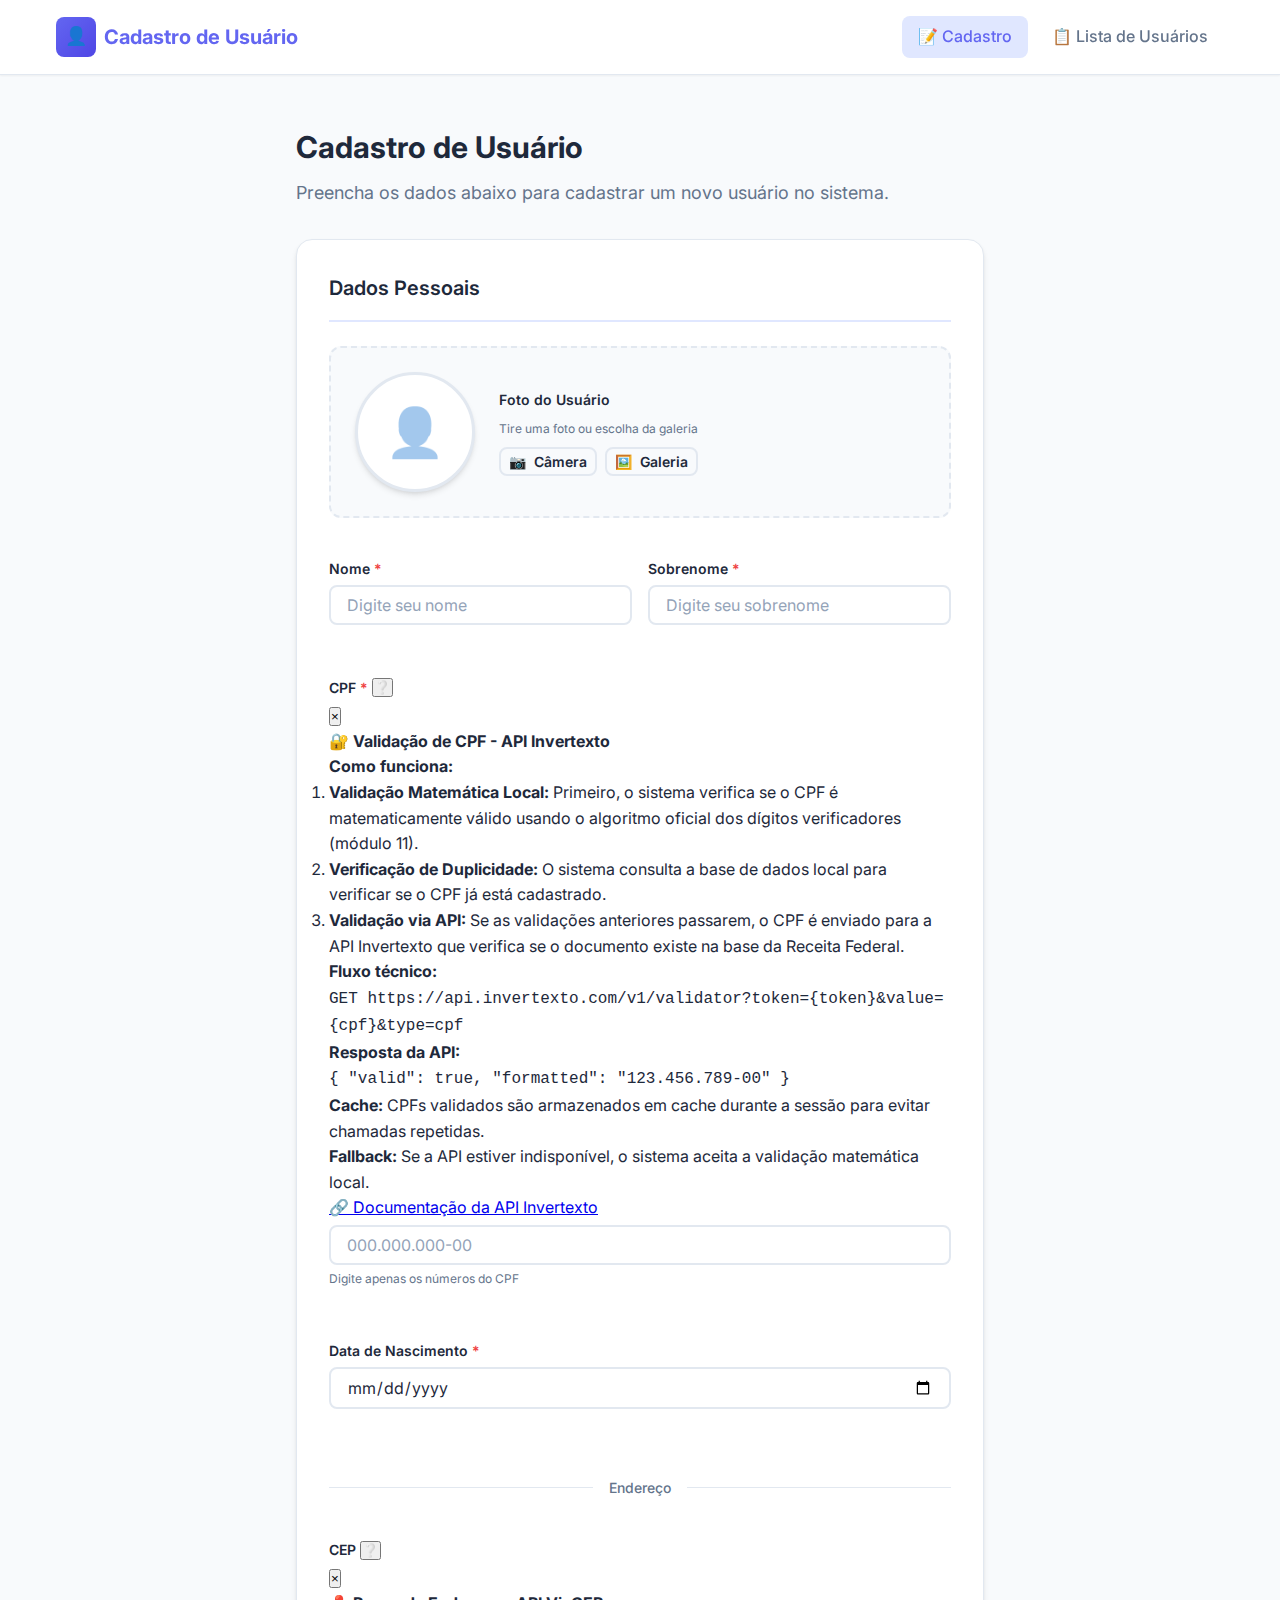
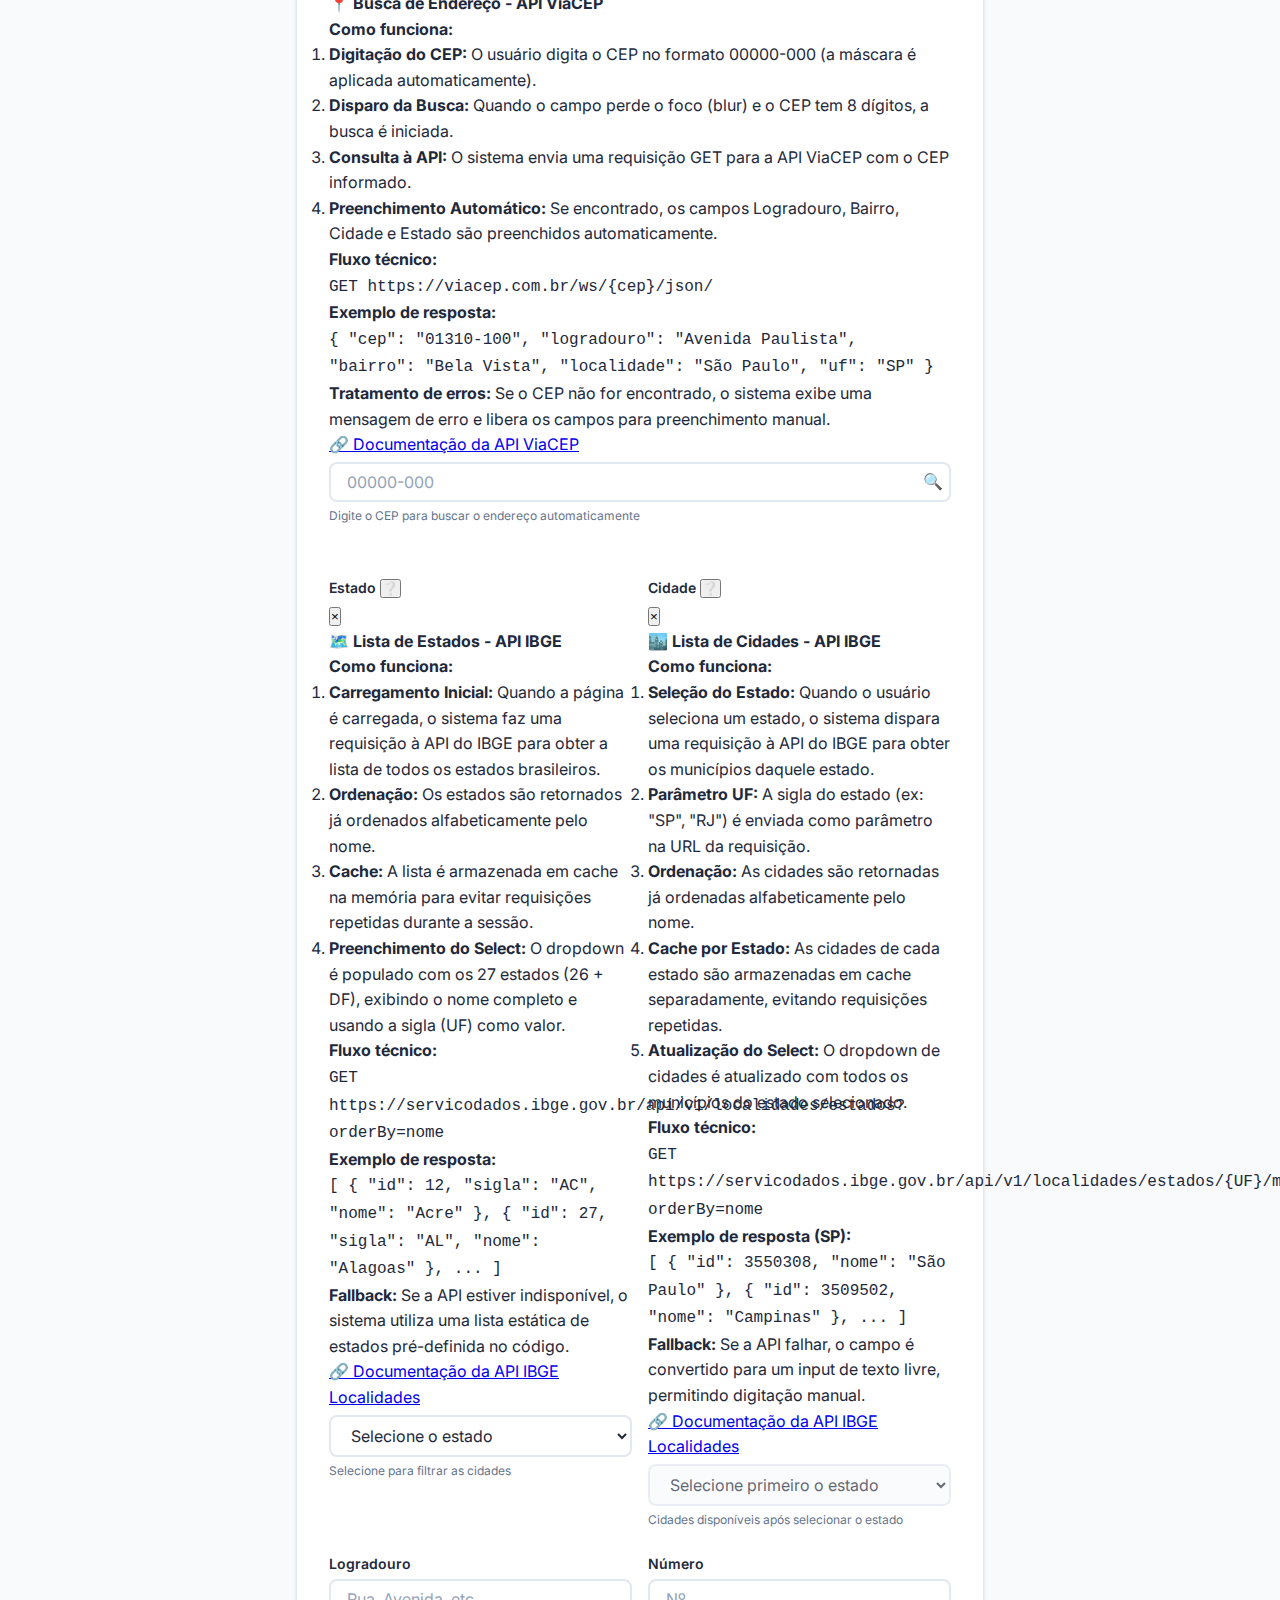
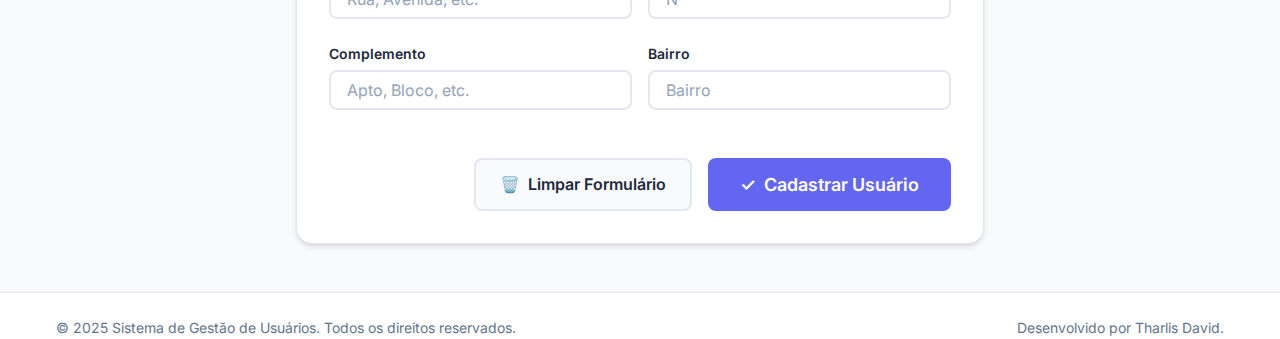
<file: frontend/index.html>
<!DOCTYPE html>
<html lang="pt-BR">
<head>
    <meta charset="UTF-8">
    <meta name="viewport" content="width=device-width, initial-scale=1.0">
    <meta name="description" content="Sistema de cadastro de usuários com validação de CPF e busca de CEP">
    <title>Cadastro de Usuário | Sistema de Gestão</title>
    <link rel="preconnect" href="https://fonts.googleapis.com">
    <link rel="preconnect" href="https://fonts.gstatic.com" crossorigin>
    <link href="https://fonts.googleapis.com/css2?family=Inter:wght@400;500;600;700&display=swap" rel="stylesheet">
    <link rel="stylesheet" href="css/styles.css">
</head>
<body>
    <!-- Skip link para acessibilidade -->
    <a href="#conteudo-principal" class="skip-link">Pular para o conteúdo principal</a>

    <!-- Cabeçalho -->
    <header class="cabecalho" role="banner">
        <div class="container cabecalho-conteudo">
            <a href="index.html" class="logo" aria-label="Página inicial do Sistema de Gestão">
                <span class="logo-icone" aria-hidden="true">👤</span>
                <span>Cadastro de Usuário</span>
            </a>
            <nav class="navegacao" role="navigation" aria-label="Menu principal">
                <a href="index.html" class="nav-link ativo" aria-current="page">
                    <span aria-hidden="true">📝</span>
                    Cadastro
                </a>
                <a href="lista.html" class="nav-link">
                    <span aria-hidden="true">📋</span>
                    Lista de Usuários
                </a>
            </nav>
        </div>
    </header>

    <!-- Conteúdo Principal -->
    <main id="conteudo-principal" class="principal" role="main">
        <div class="container container-sm">
            <h1 class="titulo-pagina">Cadastro de Usuário</h1>
            <p class="subtitulo-pagina">Preencha os dados abaixo para cadastrar um novo usuário no sistema.</p>

            <div class="card">
                <h2 class="card-titulo">Dados Pessoais</h2>

                <form id="form-cadastro" class="formulario" novalidate>
                    <!-- Foto do usuário -->
                    <div class="campo-foto-container">
                        <div class="foto-preview" id="foto-preview" role="img" aria-label="Prévia da foto do usuário">
                            <span class="foto-placeholder" aria-hidden="true">👤</span>
                        </div>
                        <div class="foto-acoes">
                            <label class="campo-label">Foto do Usuário</label>
                            <p class="campo-ajuda">Tire uma foto ou escolha da galeria</p>
                            <div class="foto-botoes">
                                <button type="button" class="btn btn-secundario btn-sm" id="btn-camera" aria-label="Tirar foto com a câmera">
                                    <span aria-hidden="true">📷</span>
                                    Câmera
                                </button>
                                <button type="button" class="btn btn-secundario btn-sm" id="btn-galeria" aria-label="Escolher foto da galeria">
                                    <span aria-hidden="true">🖼️</span>
                                    Galeria
                                </button>
                                <button type="button" class="btn btn-perigo btn-sm" id="btn-remover-foto" style="display: none;" aria-label="Remover foto">
                                    <span aria-hidden="true">🗑️</span>
                                </button>
                            </div>
                            <input type="file" id="input-foto-camera" accept="image/*" capture="user" class="input-foto-hidden" aria-hidden="true">
                            <input type="file" id="input-foto-galeria" accept="image/*" class="input-foto-hidden" aria-hidden="true">
                        </div>
                    </div>

                    <!-- Dados pessoais -->
                    <div class="grupo-campos">
                        <div class="campo">
                            <label for="nome" class="campo-label">
                                Nome <span class="campo-obrigatorio" aria-hidden="true">*</span>
                                <span class="sr-only">(obrigatório)</span>
                            </label>
                            <input
                                type="text"
                                id="nome"
                                name="nome"
                                class="campo-input"
                                placeholder="Digite seu nome"
                                required
                                autocomplete="given-name"
                                aria-describedby="nome-erro"
                            >
                            <span id="nome-erro" class="campo-erro" role="alert" aria-live="polite"></span>
                        </div>

                        <div class="campo">
                            <label for="sobrenome" class="campo-label">
                                Sobrenome <span class="campo-obrigatorio" aria-hidden="true">*</span>
                                <span class="sr-only">(obrigatório)</span>
                            </label>
                            <input
                                type="text"
                                id="sobrenome"
                                name="sobrenome"
                                class="campo-input"
                                placeholder="Digite seu sobrenome"
                                required
                                autocomplete="family-name"
                                aria-describedby="sobrenome-erro"
                            >
                            <span id="sobrenome-erro" class="campo-erro" role="alert" aria-live="polite"></span>
                        </div>
                    </div>

                    <div class="campo">
                        <label for="cpf" class="campo-label">
                            CPF <span class="campo-obrigatorio" aria-hidden="true">*</span>
                            <span class="sr-only">(obrigatório)</span>
                            <button type="button" class="btn-ajuda-api" aria-label="Como funciona a validação de CPF" data-tooltip="cpf-tooltip">
                                ❔
                            </button>
                        </label>
                        <div class="tooltip-api" id="cpf-tooltip" role="tooltip" aria-hidden="true">
                            <button type="button" class="tooltip-fechar" aria-label="Fechar">×</button>
                            <h4>🔐 Validação de CPF - API Invertexto</h4>
                            <div class="tooltip-conteudo">
                                <p><strong>Como funciona:</strong></p>
                                <ol>
                                    <li><strong>Validação Matemática Local:</strong> Primeiro, o sistema verifica se o CPF é matematicamente válido usando o algoritmo oficial dos dígitos verificadores (módulo 11).</li>
                                    <li><strong>Verificação de Duplicidade:</strong> O sistema consulta a base de dados local para verificar se o CPF já está cadastrado.</li>
                                    <li><strong>Validação via API:</strong> Se as validações anteriores passarem, o CPF é enviado para a API Invertexto que verifica se o documento existe na base da Receita Federal.</li>
                                </ol>
                                <p><strong>Fluxo técnico:</strong></p>
                                <code>GET https://api.invertexto.com/v1/validator?token={token}&value={cpf}&type=cpf</code>
                                <p><strong>Resposta da API:</strong></p>
                                <code>{ "valid": true, "formatted": "123.456.789-00" }</code>
                                <p><strong>Cache:</strong> CPFs validados são armazenados em cache durante a sessão para evitar chamadas repetidas.</p>
                                <p><strong>Fallback:</strong> Se a API estiver indisponível, o sistema aceita a validação matemática local.</p>
                            </div>
                            <a href="https://api.invertexto.com/" target="_blank" rel="noopener noreferrer" class="tooltip-link">
                                🔗 Documentação da API Invertexto
                            </a>
                        </div>
                        <input
                            type="text"
                            id="cpf"
                            name="cpf"
                            class="campo-input"
                            placeholder="000.000.000-00"
                            required
                            maxlength="14"
                            inputmode="numeric"
                            aria-describedby="cpf-ajuda cpf-erro"
                        >
                        <span id="cpf-ajuda" class="campo-ajuda">Digite apenas os números do CPF</span>
                        <span id="cpf-erro" class="campo-erro" role="alert" aria-live="polite"></span>
                    </div>

                    <div class="campo">
                        <label for="dataNascimento" class="campo-label">
                            Data de Nascimento <span class="campo-obrigatorio" aria-hidden="true">*</span>
                            <span class="sr-only">(obrigatório)</span>
                        </label>
                        <input
                            type="date"
                            id="dataNascimento"
                            name="dataNascimento"
                            class="campo-input"
                            required
                            aria-describedby="dataNascimento-erro"
                        >
                        <span id="dataNascimento-erro" class="campo-erro" role="alert" aria-live="polite"></span>
                    </div>

                    <!-- Separador de seção -->
                    <div class="secao-separador" role="separator">
                        <span>Endereço</span>
                    </div>

                    <!-- Busca por CEP -->
                    <div class="grupo-campos">
                        <div class="campo">
                            <label for="cep" class="campo-label">
                                CEP
                                <button type="button" class="btn-ajuda-api" aria-label="Como funciona a busca de CEP" data-tooltip="cep-tooltip">
                                    ❔
                                </button>
                            </label>
                            <div class="tooltip-api" id="cep-tooltip" role="tooltip" aria-hidden="true">
                                <button type="button" class="tooltip-fechar" aria-label="Fechar">×</button>
                                <h4>📍 Busca de Endereço - API ViaCEP</h4>
                                <div class="tooltip-conteudo">
                                    <p><strong>Como funciona:</strong></p>
                                    <ol>
                                        <li><strong>Digitação do CEP:</strong> O usuário digita o CEP no formato 00000-000 (a máscara é aplicada automaticamente).</li>
                                        <li><strong>Disparo da Busca:</strong> Quando o campo perde o foco (blur) e o CEP tem 8 dígitos, a busca é iniciada.</li>
                                        <li><strong>Consulta à API:</strong> O sistema envia uma requisição GET para a API ViaCEP com o CEP informado.</li>
                                        <li><strong>Preenchimento Automático:</strong> Se encontrado, os campos Logradouro, Bairro, Cidade e Estado são preenchidos automaticamente.</li>
                                    </ol>
                                    <p><strong>Fluxo técnico:</strong></p>
                                    <code>GET https://viacep.com.br/ws/{cep}/json/</code>
                                    <p><strong>Exemplo de resposta:</strong></p>
                                    <code>{
  "cep": "01310-100",
  "logradouro": "Avenida Paulista",
  "bairro": "Bela Vista",
  "localidade": "São Paulo",
  "uf": "SP"
}</code>
                                    <p><strong>Tratamento de erros:</strong> Se o CEP não for encontrado, o sistema exibe uma mensagem de erro e libera os campos para preenchimento manual.</p>
                                </div>
                                <a href="https://viacep.com.br/" target="_blank" rel="noopener noreferrer" class="tooltip-link">
                                    🔗 Documentação da API ViaCEP
                                </a>
                            </div>
                            <div class="campo-com-icone">
                                <input
                                    type="text"
                                    id="cep"
                                    name="cep"
                                    class="campo-input"
                                    placeholder="00000-000"
                                    maxlength="9"
                                    inputmode="numeric"
                                    aria-describedby="cep-ajuda cep-erro"
                                >
                                <span id="cep-icone" class="campo-icone" aria-hidden="true">🔍</span>
                            </div>
                            <span id="cep-ajuda" class="campo-ajuda">Digite o CEP para buscar o endereço automaticamente</span>
                            <span id="cep-erro" class="campo-erro" role="alert" aria-live="polite"></span>
                        </div>
                    </div>

                    <div class="grupo-campos">
                        <div class="campo">
                            <label for="estado" class="campo-label">
                                Estado
                                <button type="button" class="btn-ajuda-api" aria-label="Como funciona a listagem de estados" data-tooltip="estado-tooltip">
                                    ❔
                                </button>
                            </label>
                            <div class="tooltip-api" id="estado-tooltip" role="tooltip" aria-hidden="true">
                                <button type="button" class="tooltip-fechar" aria-label="Fechar">×</button>
                                <h4>🗺️ Lista de Estados - API IBGE</h4>
                                <div class="tooltip-conteudo">
                                    <p><strong>Como funciona:</strong></p>
                                    <ol>
                                        <li><strong>Carregamento Inicial:</strong> Quando a página é carregada, o sistema faz uma requisição à API do IBGE para obter a lista de todos os estados brasileiros.</li>
                                        <li><strong>Ordenação:</strong> Os estados são retornados já ordenados alfabeticamente pelo nome.</li>
                                        <li><strong>Cache:</strong> A lista é armazenada em cache na memória para evitar requisições repetidas durante a sessão.</li>
                                        <li><strong>Preenchimento do Select:</strong> O dropdown é populado com os 27 estados (26 + DF), exibindo o nome completo e usando a sigla (UF) como valor.</li>
                                    </ol>
                                    <p><strong>Fluxo técnico:</strong></p>
                                    <code>GET https://servicodados.ibge.gov.br/api/v1/localidades/estados?orderBy=nome</code>
                                    <p><strong>Exemplo de resposta:</strong></p>
                                    <code>[
  { "id": 12, "sigla": "AC", "nome": "Acre" },
  { "id": 27, "sigla": "AL", "nome": "Alagoas" },
  ...
]</code>
                                    <p><strong>Fallback:</strong> Se a API estiver indisponível, o sistema utiliza uma lista estática de estados pré-definida no código.</p>
                                </div>
                                <a href="https://servicodados.ibge.gov.br/api/docs/localidades" target="_blank" rel="noopener noreferrer" class="tooltip-link">
                                    🔗 Documentação da API IBGE Localidades
                                </a>
                            </div>
                            <select
                                id="estado"
                                name="estado"
                                class="campo-select"
                                aria-describedby="estado-ajuda"
                            >
                                <option value="">Selecione o estado</option>
                            </select>
                            <span id="estado-ajuda" class="campo-ajuda">Selecione para filtrar as cidades</span>
                        </div>

                        <div class="campo">
                            <label for="cidade" class="campo-label">
                                Cidade
                                <button type="button" class="btn-ajuda-api" aria-label="Como funciona a listagem de cidades" data-tooltip="cidade-tooltip">
                                    ❔
                                </button>
                            </label>
                            <div class="tooltip-api" id="cidade-tooltip" role="tooltip" aria-hidden="true">
                                <button type="button" class="tooltip-fechar" aria-label="Fechar">×</button>
                                <h4>🏙️ Lista de Cidades - API IBGE</h4>
                                <div class="tooltip-conteudo">
                                    <p><strong>Como funciona:</strong></p>
                                    <ol>
                                        <li><strong>Seleção do Estado:</strong> Quando o usuário seleciona um estado, o sistema dispara uma requisição à API do IBGE para obter os municípios daquele estado.</li>
                                        <li><strong>Parâmetro UF:</strong> A sigla do estado (ex: "SP", "RJ") é enviada como parâmetro na URL da requisição.</li>
                                        <li><strong>Ordenação:</strong> As cidades são retornadas já ordenadas alfabeticamente pelo nome.</li>
                                        <li><strong>Cache por Estado:</strong> As cidades de cada estado são armazenadas em cache separadamente, evitando requisições repetidas.</li>
                                        <li><strong>Atualização do Select:</strong> O dropdown de cidades é atualizado com todos os municípios do estado selecionado.</li>
                                    </ol>
                                    <p><strong>Fluxo técnico:</strong></p>
                                    <code>GET https://servicodados.ibge.gov.br/api/v1/localidades/estados/{UF}/municipios?orderBy=nome</code>
                                    <p><strong>Exemplo de resposta (SP):</strong></p>
                                    <code>[
  { "id": 3550308, "nome": "São Paulo" },
  { "id": 3509502, "nome": "Campinas" },
  ...
]</code>
                                    <p><strong>Fallback:</strong> Se a API falhar, o campo é convertido para um input de texto livre, permitindo digitação manual.</p>
                                </div>
                                <a href="https://servicodados.ibge.gov.br/api/docs/localidades" target="_blank" rel="noopener noreferrer" class="tooltip-link">
                                    🔗 Documentação da API IBGE Localidades
                                </a>
                            </div>
                            <select
                                id="cidade"
                                name="cidade"
                                class="campo-select"
                                disabled
                                aria-describedby="cidade-ajuda"
                            >
                                <option value="">Selecione primeiro o estado</option>
                            </select>
                            <span id="cidade-ajuda" class="campo-ajuda" aria-live="polite">Cidades disponíveis após selecionar o estado</span>
                        </div>
                    </div>

                    <div class="grupo-campos">
                        <div class="campo">
                            <label for="logradouro" class="campo-label">Logradouro</label>
                            <input
                                type="text"
                                id="logradouro"
                                name="logradouro"
                                class="campo-input"
                                placeholder="Rua, Avenida, etc."
                                autocomplete="street-address"
                            >
                        </div>

                        <div class="campo">
                            <label for="numero" class="campo-label">Número</label>
                            <input
                                type="text"
                                id="numero"
                                name="numero"
                                class="campo-input"
                                placeholder="Nº"
                                inputmode="numeric"
                            >
                        </div>
                    </div>

                    <div class="grupo-campos">
                        <div class="campo">
                            <label for="complemento" class="campo-label">Complemento</label>
                            <input
                                type="text"
                                id="complemento"
                                name="complemento"
                                class="campo-input"
                                placeholder="Apto, Bloco, etc."
                            >
                        </div>

                        <div class="campo">
                            <label for="bairro" class="campo-label">Bairro</label>
                            <input
                                type="text"
                                id="bairro"
                                name="bairro"
                                class="campo-input"
                                placeholder="Bairro"
                            >
                        </div>
                    </div>

                    <!-- Botões de ação -->
                    <div class="grupo-botoes">
                        <button type="button" id="btn-limpar" class="btn btn-secundario">
                            <span aria-hidden="true">🗑️</span>
                            Limpar Formulário
                        </button>
                        <button type="submit" id="btn-cadastrar" class="btn btn-primario btn-lg">
                            <span aria-hidden="true">✓</span>
                            Cadastrar Usuário
                        </button>
                    </div>
                </form>
            </div>
        </div>
    </main>

    <!-- Rodapé -->
    <footer class="rodape" role="contentinfo">
        <div class="container rodape-conteudo">
            <p>&copy; 2025 Sistema de Gestão de Usuários. Todos os direitos reservados.</p>
            <p>Desenvolvido por Tharlis David.</p>
        </div>
    </footer>

    <!-- Scripts -->
    <script src="js/utils.js"></script>
    <script src="js/cadastro.js"></script>
</body>
</html>
</file>
<file: frontend/css/styles.css>
/* ========================================
   VARIÁVEIS E RESET
======================================== */
:root {
    /* Cores principais */
    --cor-primaria: #6366f1;
    --cor-primaria-hover: #4f46e5;
    --cor-primaria-light: #e0e7ff;
    --cor-secundaria: #64748b;
    --cor-sucesso: #10b981;
    --cor-sucesso-light: #d1fae5;
    --cor-erro: #ef4444;
    --cor-erro-light: #fee2e2;
    --cor-aviso: #f59e0b;
    --cor-info: #3b82f6;

    /* Cores neutras */
    --cor-fundo: #f8fafc;
    --cor-superficie: #ffffff;
    --cor-borda: #e2e8f0;
    --cor-texto: #1e293b;
    --cor-texto-secundario: #64748b;
    --cor-texto-claro: #94a3b8;

    /* Sombras */
    --sombra-sm: 0 1px 2px 0 rgb(0 0 0 / 0.05);
    --sombra-md: 0 4px 6px -1px rgb(0 0 0 / 0.1), 0 2px 4px -2px rgb(0 0 0 / 0.1);
    --sombra-lg: 0 10px 15px -3px rgb(0 0 0 / 0.1), 0 4px 6px -4px rgb(0 0 0 / 0.1);
    --sombra-xl: 0 20px 25px -5px rgb(0 0 0 / 0.1), 0 8px 10px -6px rgb(0 0 0 / 0.1);

    /* Espaçamentos */
    --espacamento-xs: 0.25rem;
    --espacamento-sm: 0.5rem;
    --espacamento-md: 1rem;
    --espacamento-lg: 1.5rem;
    --espacamento-xl: 2rem;
    --espacamento-2xl: 3rem;

    /* Bordas */
    --raio-sm: 0.375rem;
    --raio-md: 0.5rem;
    --raio-lg: 0.75rem;
    --raio-xl: 1rem;
    --raio-full: 9999px;

    /* Transições */
    --transicao-rapida: 150ms ease;
    --transicao-normal: 250ms ease;
    --transicao-lenta: 350ms ease;

    /* Tipografia */
    --fonte-principal: 'Inter', -apple-system, BlinkMacSystemFont, 'Segoe UI', Roboto, sans-serif;
    --tamanho-xs: 0.75rem;
    --tamanho-sm: 0.875rem;
    --tamanho-base: 1rem;
    --tamanho-lg: 1.125rem;
    --tamanho-xl: 1.25rem;
    --tamanho-2xl: 1.5rem;
    --tamanho-3xl: 1.875rem;
}

/* Reset básico */
*,
*::before,
*::after {
    box-sizing: border-box;
    margin: 0;
    padding: 0;
}

html {
    font-size: 16px;
    scroll-behavior: smooth;
}

body {
    font-family: var(--fonte-principal);
    font-size: var(--tamanho-base);
    line-height: 1.6;
    color: var(--cor-texto);
    background-color: var(--cor-fundo);
    min-height: 100vh;
}

/* ========================================
   ACESSIBILIDADE
======================================== */
/* Focus visible para navegação por teclado */
:focus-visible {
    outline: 3px solid var(--cor-primaria);
    outline-offset: 2px;
}

/* Remove outline para cliques de mouse */
:focus:not(:focus-visible) {
    outline: none;
}

/* Skip link para acessibilidade */
.skip-link {
    position: absolute;
    top: -100%;
    left: 50%;
    transform: translateX(-50%);
    background: var(--cor-primaria);
    color: white;
    padding: var(--espacamento-sm) var(--espacamento-md);
    border-radius: var(--raio-md);
    z-index: 1000;
    transition: top var(--transicao-rapida);
}

.skip-link:focus {
    top: var(--espacamento-md);
}

/* Texto apenas para leitores de tela */
.sr-only {
    position: absolute;
    width: 1px;
    height: 1px;
    padding: 0;
    margin: -1px;
    overflow: hidden;
    clip: rect(0, 0, 0, 0);
    white-space: nowrap;
    border: 0;
}

/* ========================================
   LAYOUT
======================================== */
.container {
    width: 100%;
    max-width: 1200px;
    margin: 0 auto;
    padding: 0 var(--espacamento-md);
}

.container-sm {
    max-width: 720px;
}

/* ========================================
   CABEÇALHO
======================================== */
.cabecalho {
    background: var(--cor-superficie);
    border-bottom: 1px solid var(--cor-borda);
    padding: var(--espacamento-md) 0;
    position: sticky;
    top: 0;
    z-index: 100;
    box-shadow: var(--sombra-sm);
}

.cabecalho-conteudo {
    display: flex;
    justify-content: space-between;
    align-items: center;
    flex-wrap: wrap;
    gap: var(--espacamento-md);
}

.logo {
    display: flex;
    align-items: center;
    gap: var(--espacamento-sm);
    font-size: var(--tamanho-xl);
    font-weight: 700;
    color: var(--cor-primaria);
    text-decoration: none;
}

.logo-icone {
    width: 40px;
    height: 40px;
    background: linear-gradient(135deg, var(--cor-primaria), var(--cor-primaria-hover));
    border-radius: var(--raio-md);
    display: flex;
    align-items: center;
    justify-content: center;
    color: white;
    font-size: var(--tamanho-lg);
}

.navegacao {
    display: flex;
    gap: var(--espacamento-sm);
}

.nav-link {
    display: inline-flex;
    align-items: center;
    gap: var(--espacamento-xs);
    padding: var(--espacamento-sm) var(--espacamento-md);
    color: var(--cor-texto-secundario);
    text-decoration: none;
    border-radius: var(--raio-md);
    font-weight: 500;
    transition: all var(--transicao-rapida);
}

.nav-link:hover,
.nav-link.ativo {
    color: var(--cor-primaria);
    background: var(--cor-primaria-light);
}

/* ========================================
   CONTEÚDO PRINCIPAL
======================================== */
.principal {
    padding: var(--espacamento-2xl) 0;
}

.titulo-pagina {
    font-size: var(--tamanho-3xl);
    font-weight: 700;
    color: var(--cor-texto);
    margin-bottom: var(--espacamento-sm);
}

.subtitulo-pagina {
    font-size: var(--tamanho-lg);
    color: var(--cor-texto-secundario);
    margin-bottom: var(--espacamento-xl);
}

/* ========================================
   CARDS
======================================== */
.card {
    background: var(--cor-superficie);
    border-radius: var(--raio-xl);
    box-shadow: var(--sombra-md);
    padding: var(--espacamento-xl);
    border: 1px solid var(--cor-borda);
}

.card-titulo {
    font-size: var(--tamanho-xl);
    font-weight: 600;
    color: var(--cor-texto);
    margin-bottom: var(--espacamento-lg);
    padding-bottom: var(--espacamento-md);
    border-bottom: 2px solid var(--cor-primaria-light);
}

/* ========================================
   FORMULÁRIOS
======================================== */
.formulario {
    display: flex;
    flex-direction: column;
    gap: var(--espacamento-lg);
}

.grupo-campos {
    display: grid;
    grid-template-columns: repeat(auto-fit, minmax(250px, 1fr));
    gap: var(--espacamento-md);
}

.campo {
    display: flex;
    flex-direction: column;
    gap: var(--espacamento-xs);
}

.campo-label {
    font-size: var(--tamanho-sm);
    font-weight: 600;
    color: var(--cor-texto);
    display: flex;
    align-items: center;
    gap: var(--espacamento-xs);
}

.campo-obrigatorio {
    color: var(--cor-erro);
}

.campo-input,
.campo-select {
    width: 100%;
    padding: var(--espacamento-sm) var(--espacamento-md);
    font-size: var(--tamanho-base);
    font-family: inherit;
    color: var(--cor-texto);
    background: var(--cor-superficie);
    border: 2px solid var(--cor-borda);
    border-radius: var(--raio-md);
    transition: all var(--transicao-rapida);
}

.campo-input:hover,
.campo-select:hover {
    border-color: var(--cor-texto-claro);
}

.campo-input:focus,
.campo-select:focus {
    border-color: var(--cor-primaria);
    box-shadow: 0 0 0 3px var(--cor-primaria-light);
    outline: none;
}

.campo-input::placeholder {
    color: var(--cor-texto-claro);
}

.campo-input:disabled,
.campo-select:disabled {
    background: var(--cor-fundo);
    cursor: not-allowed;
    opacity: 0.7;
}

/* Estados de validação */
.campo-input.valido {
    border-color: var(--cor-sucesso);
    border-width: 2px;
}

.campo-input.invalido,
.campo-select.invalido {
    border-color: var(--cor-erro);
    border-width: 3px;
    background-color: var(--cor-erro-light);
    animation: shake 0.5s ease-in-out;
}

.campo-input.invalido:focus,
.campo-select.invalido:focus {
    box-shadow: 0 0 0 4px var(--cor-erro-light);
    border-color: var(--cor-erro);
}

/* Animação de shake para erros */
@keyframes shake {
    0%, 100% { transform: translateX(0); }
    10%, 30%, 50%, 70%, 90% { transform: translateX(-5px); }
    20%, 40%, 60%, 80% { transform: translateX(5px); }
}

/* Estado de validação em andamento */
.campo-input.validando {
    border-color: var(--cor-info);
    background-image: url("data:image/svg+xml,%3Csvg xmlns='http://www.w3.org/2000/svg' width='20' height='20' viewBox='0 0 24 24'%3E%3Cpath fill='%233b82f6' d='M12,4V2A10,10 0 0,0 2,12H4A8,8 0 0,1 12,4Z'%3E%3CanimateTransform attributeName='transform' type='rotate' from='0 12 12' to='360 12 12' dur='1s' repeatCount='indefinite'/%3E%3C/path%3E%3C/svg%3E");
    background-repeat: no-repeat;
    background-position: right 10px center;
    background-size: 20px;
    padding-right: 40px;
}

.campo-input.validando:focus {
    box-shadow: 0 0 0 3px rgba(59, 130, 246, 0.2);
}

.campo-erro {
    font-size: var(--tamanho-sm);
    font-weight: 600;
    color: var(--cor-erro);
    display: flex;
    align-items: center;
    gap: var(--espacamento-xs);
    min-height: 1.5rem;
    padding: var(--espacamento-xs) 0;
}

.campo-erro:not(:empty)::before {
    content: '⚠';
    font-size: var(--tamanho-base);
}

.campo-ajuda {
    font-size: var(--tamanho-xs);
    color: var(--cor-texto-secundario);
}

/* ========================================
   CAMPO DE FOTO
======================================== */
.campo-foto-container {
    display: flex;
    align-items: center;
    gap: var(--espacamento-lg);
    padding: var(--espacamento-lg);
    background: var(--cor-fundo);
    border-radius: var(--raio-lg);
    border: 2px dashed var(--cor-borda);
    margin-bottom: var(--espacamento-md);
}

.foto-preview {
    width: 120px;
    height: 120px;
    min-width: 120px;
    border-radius: 50%;
    background: var(--cor-superficie);
    border: 3px solid var(--cor-borda);
    display: flex;
    align-items: center;
    justify-content: center;
    overflow: hidden;
    position: relative;
    box-shadow: var(--sombra-md);
}

.foto-preview img {
    width: 100%;
    height: 100%;
    object-fit: cover;
}

.foto-placeholder {
    font-size: 3rem;
    opacity: 0.4;
}

.foto-acoes {
    display: flex;
    flex-direction: column;
    gap: var(--espacamento-sm);
}

.foto-acoes .campo-label {
    margin-bottom: 0;
}

.foto-botoes {
    display: flex;
    gap: var(--espacamento-sm);
    flex-wrap: wrap;
}

.input-foto-hidden {
    position: absolute;
    width: 1px;
    height: 1px;
    padding: 0;
    margin: -1px;
    overflow: hidden;
    clip: rect(0, 0, 0, 0);
    white-space: nowrap;
    border: 0;
}

/* Foto na listagem */
.usuario-foto {
    width: 45px;
    height: 45px;
    border-radius: 50%;
    object-fit: cover;
    border: 2px solid var(--cor-borda);
}

.usuario-foto-placeholder {
    width: 45px;
    height: 45px;
    border-radius: 50%;
    background: var(--cor-fundo);
    border: 2px solid var(--cor-borda);
    display: flex;
    align-items: center;
    justify-content: center;
    font-size: 1.2rem;
    color: var(--cor-texto-claro);
}

/* Foto no card mobile */
.lista-card-foto {
    width: 60px;
    height: 60px;
    border-radius: 50%;
    object-fit: cover;
    border: 3px solid var(--cor-primaria-light);
}

.lista-card-foto-placeholder {
    width: 60px;
    height: 60px;
    border-radius: 50%;
    background: var(--cor-fundo);
    border: 3px solid var(--cor-primaria-light);
    display: flex;
    align-items: center;
    justify-content: center;
    font-size: 1.5rem;
    color: var(--cor-texto-claro);
}

/* Responsivo */
@media (max-width: 480px) {
    .campo-foto-container {
        flex-direction: column;
        text-align: center;
    }

    .foto-acoes {
        align-items: center;
    }

    .foto-preview {
        width: 100px;
        height: 100px;
        min-width: 100px;
    }

    .foto-placeholder {
        font-size: 2.5rem;
    }
}

/* Input com ícone */
.campo-com-icone {
    position: relative;
}

.campo-com-icone .campo-input {
    padding-right: 2.5rem;
}

.campo-icone {
    position: absolute;
    right: var(--espacamento-sm);
    top: 50%;
    transform: translateY(-50%);
    color: var(--cor-texto-claro);
    pointer-events: none;
}

.campo-icone.carregando {
    animation: girar 1s linear infinite;
}

@keyframes girar {
    from { transform: translateY(-50%) rotate(0deg); }
    to { transform: translateY(-50%) rotate(360deg); }
}

/* Separador de seção */
.secao-separador {
    display: flex;
    align-items: center;
    gap: var(--espacamento-md);
    margin: var(--espacamento-md) 0;
}

.secao-separador::before,
.secao-separador::after {
    content: '';
    flex: 1;
    height: 1px;
    background: var(--cor-borda);
}

.secao-separador span {
    font-size: var(--tamanho-sm);
    color: var(--cor-texto-secundario);
    font-weight: 500;
}

/* ========================================
   BOTÕES
======================================== */
.btn {
    display: inline-flex;
    align-items: center;
    justify-content: center;
    gap: var(--espacamento-sm);
    padding: var(--espacamento-sm) var(--espacamento-lg);
    font-size: var(--tamanho-base);
    font-weight: 600;
    font-family: inherit;
    border: none;
    border-radius: var(--raio-md);
    cursor: pointer;
    transition: all var(--transicao-rapida);
    text-decoration: none;
    white-space: nowrap;
}

.btn:disabled {
    opacity: 0.6;
    cursor: not-allowed;
}

.btn-primario {
    background: var(--cor-primaria);
    color: white;
}

.btn-primario:hover:not(:disabled) {
    background: var(--cor-primaria-hover);
    transform: translateY(-1px);
    box-shadow: var(--sombra-md);
}

.btn-secundario {
    background: var(--cor-fundo);
    color: var(--cor-texto);
    border: 2px solid var(--cor-borda);
}

.btn-secundario:hover:not(:disabled) {
    background: var(--cor-borda);
    border-color: var(--cor-texto-claro);
}

.btn-sucesso {
    background: var(--cor-sucesso);
    color: white;
}

.btn-sucesso:hover:not(:disabled) {
    background: #059669;
    transform: translateY(-1px);
}

.btn-perigo {
    background: var(--cor-erro);
    color: white;
}

.btn-perigo:hover:not(:disabled) {
    background: #dc2626;
    transform: translateY(-1px);
}

.btn-icone {
    padding: var(--espacamento-sm);
    min-width: 40px;
    min-height: 40px;
}

.btn-sm {
    padding: var(--espacamento-xs) var(--espacamento-sm);
    font-size: var(--tamanho-sm);
}

.btn-lg {
    padding: var(--espacamento-md) var(--espacamento-xl);
    font-size: var(--tamanho-lg);
}

.grupo-botoes {
    display: flex;
    gap: var(--espacamento-md);
    flex-wrap: wrap;
    justify-content: flex-end;
    margin-top: var(--espacamento-lg);
}

/* ========================================
   TABELA / LISTA
======================================== */
.tabela-container {
    overflow-x: auto;
    border-radius: var(--raio-lg);
    border: 1px solid var(--cor-borda);
}

.tabela {
    width: 100%;
    border-collapse: collapse;
    font-size: var(--tamanho-sm);
}

.tabela th,
.tabela td {
    padding: var(--espacamento-md);
    text-align: left;
    border-bottom: 1px solid var(--cor-borda);
}

.tabela th {
    background: var(--cor-fundo);
    font-weight: 600;
    color: var(--cor-texto-secundario);
    text-transform: uppercase;
    font-size: var(--tamanho-xs);
    letter-spacing: 0.05em;
}

.tabela tbody tr {
    transition: background var(--transicao-rapida);
}

.tabela tbody tr:hover {
    background: var(--cor-primaria-light);
}

.tabela tbody tr:last-child td {
    border-bottom: none;
}

.tabela-acoes {
    display: flex;
    gap: var(--espacamento-sm);
    justify-content: flex-end;
}

/* Cards de lista (mobile) */
.lista-cards {
    display: none;
    flex-direction: column;
    gap: var(--espacamento-md);
}

.lista-card {
    background: var(--cor-superficie);
    border: 1px solid var(--cor-borda);
    border-radius: var(--raio-lg);
    padding: var(--espacamento-md);
}

.lista-card-header {
    display: flex;
    justify-content: space-between;
    align-items: flex-start;
    margin-bottom: var(--espacamento-sm);
}

.lista-card-nome {
    font-weight: 600;
    font-size: var(--tamanho-lg);
    color: var(--cor-texto);
}

.lista-card-info {
    display: grid;
    gap: var(--espacamento-xs);
    font-size: var(--tamanho-sm);
    color: var(--cor-texto-secundario);
}

.lista-card-info strong {
    color: var(--cor-texto);
}

.lista-card-acoes {
    display: flex;
    gap: var(--espacamento-sm);
    margin-top: var(--espacamento-md);
    padding-top: var(--espacamento-md);
    border-top: 1px solid var(--cor-borda);
}

/* Estado vazio */
.estado-vazio {
    text-align: center;
    padding: var(--espacamento-2xl);
    color: var(--cor-texto-secundario);
}

.estado-vazio-icone {
    font-size: 4rem;
    margin-bottom: var(--espacamento-md);
    opacity: 0.5;
}

.estado-vazio-titulo {
    font-size: var(--tamanho-xl);
    font-weight: 600;
    color: var(--cor-texto);
    margin-bottom: var(--espacamento-sm);
}

/* ========================================
   MODAL
======================================== */
.modal-overlay {
    position: fixed;
    top: 0;
    left: 0;
    right: 0;
    bottom: 0;
    background: rgba(0, 0, 0, 0.5);
    display: flex;
    align-items: center;
    justify-content: center;
    padding: var(--espacamento-md);
    z-index: 1000;
    animation: fadeIn var(--transicao-rapida);
}

.modal-overlay.modal-fade-out {
    animation: fadeOut var(--transicao-rapida) forwards;
}

.modal {
    background: var(--cor-superficie);
    border-radius: var(--raio-xl);
    padding: var(--espacamento-xl);
    max-width: 450px;
    width: 100%;
    box-shadow: var(--sombra-xl);
    animation: slideUp var(--transicao-normal);
}

.modal-titulo {
    font-size: var(--tamanho-xl);
    font-weight: 600;
    color: var(--cor-texto);
    margin-bottom: var(--espacamento-md);
}

.modal-mensagem {
    color: var(--cor-texto-secundario);
    margin-bottom: var(--espacamento-lg);
    line-height: 1.6;
}

.modal-acoes {
    display: flex;
    gap: var(--espacamento-md);
    justify-content: flex-end;
}

/* Modal de edição */
.modal-edicao {
    max-width: 600px;
}

.modal-edicao .formulario {
    max-height: 60vh;
    overflow-y: auto;
    padding-right: var(--espacamento-sm);
}

/* Modal de aniversário */
.modal-aniversario {
    text-align: center;
    max-width: 420px;
}

.modal-aniversario-icone {
    font-size: 4rem;
    margin-bottom: var(--espacamento-md);
    animation: bounce 0.6s ease-in-out;
}

.modal-aniversario .modal-titulo {
    color: var(--cor-primaria);
    font-size: var(--tamanho-xxl);
}

.modal-aniversario .modal-mensagem {
    font-size: var(--tamanho-md);
}

@keyframes bounce {
    0%, 100% { transform: translateY(0); }
    50% { transform: translateY(-15px); }
}

@keyframes fadeIn {
    from { opacity: 0; }
    to { opacity: 1; }
}

@keyframes fadeOut {
    from { opacity: 1; }
    to { opacity: 0; }
}

@keyframes slideUp {
    from {
        opacity: 0;
        transform: translateY(20px);
    }
    to {
        opacity: 1;
        transform: translateY(0);
    }
}

/* ========================================
   TOAST / NOTIFICAÇÕES
======================================== */
#toast-container {
    position: fixed;
    top: var(--espacamento-lg);
    right: var(--espacamento-lg);
    z-index: 1001;
    display: flex;
    flex-direction: column;
    gap: var(--espacamento-sm);
}

.toast {
    display: flex;
    align-items: center;
    gap: var(--espacamento-sm);
    padding: var(--espacamento-md) var(--espacamento-lg);
    background: var(--cor-superficie);
    border-radius: var(--raio-md);
    box-shadow: var(--sombra-lg);
    animation: slideIn var(--transicao-normal);
    min-width: 280px;
}

.toast-sucesso {
    border-left: 4px solid var(--cor-sucesso);
}

.toast-sucesso .toast-icon {
    color: var(--cor-sucesso);
}

.toast-erro {
    border-left: 4px solid var(--cor-erro);
}

.toast-erro .toast-icon {
    color: var(--cor-erro);
}

.toast-info {
    border-left: 4px solid var(--cor-info);
}

.toast-info .toast-icon {
    color: var(--cor-info);
}

.toast-icon {
    font-size: var(--tamanho-lg);
    font-weight: bold;
}

.toast-message {
    flex: 1;
    font-size: var(--tamanho-sm);
    color: var(--cor-texto);
}

.toast-fade-out {
    animation: slideOut var(--transicao-normal) forwards;
}

@keyframes slideIn {
    from {
        opacity: 0;
        transform: translateX(100%);
    }
    to {
        opacity: 1;
        transform: translateX(0);
    }
}

@keyframes slideOut {
    from {
        opacity: 1;
        transform: translateX(0);
    }
    to {
        opacity: 0;
        transform: translateX(100%);
    }
}

/* ========================================
   BADGES / TAGS
======================================== */
.badge {
    display: inline-flex;
    align-items: center;
    padding: var(--espacamento-xs) var(--espacamento-sm);
    font-size: var(--tamanho-xs);
    font-weight: 600;
    border-radius: var(--raio-full);
    text-transform: uppercase;
    letter-spacing: 0.025em;
}

.badge-primario {
    background: var(--cor-primaria-light);
    color: var(--cor-primaria);
}

.badge-sucesso {
    background: var(--cor-sucesso-light);
    color: var(--cor-sucesso);
}

/* ========================================
   LOADER
======================================== */
.loader {
    display: inline-block;
    width: 20px;
    height: 20px;
    border: 2px solid var(--cor-borda);
    border-top-color: var(--cor-primaria);
    border-radius: 50%;
    animation: girar 0.8s linear infinite;
}

.loader-lg {
    width: 40px;
    height: 40px;
    border-width: 3px;
}

/* ========================================
   RODAPÉ
======================================== */
.rodape {
    background: var(--cor-superficie);
    border-top: 1px solid var(--cor-borda);
    padding: var(--espacamento-lg) 0;
    margin-top: auto;
}

.rodape-conteudo {
    display: flex;
    justify-content: space-between;
    align-items: center;
    flex-wrap: wrap;
    gap: var(--espacamento-md);
    font-size: var(--tamanho-sm);
    color: var(--cor-texto-secundario);
}

/* ========================================
   RESPONSIVIDADE
======================================== */
@media (max-width: 768px) {
    :root {
        --tamanho-3xl: 1.5rem;
        --tamanho-2xl: 1.25rem;
        --tamanho-xl: 1.125rem;
    }

    .cabecalho-conteudo {
        flex-direction: column;
        align-items: flex-start;
    }

    .navegacao {
        width: 100%;
    }

    .nav-link {
        flex: 1;
        justify-content: center;
    }

    .grupo-campos {
        grid-template-columns: 1fr;
    }

    .grupo-botoes {
        flex-direction: column;
    }

    .grupo-botoes .btn {
        width: 100%;
    }

    /* Mostrar cards em vez de tabela no mobile */
    .tabela-container {
        display: none;
    }

    .lista-cards {
        display: flex;
    }

    .modal {
        margin: var(--espacamento-md);
        max-height: 90vh;
        overflow-y: auto;
    }

    #toast-container {
        left: var(--espacamento-md);
        right: var(--espacamento-md);
    }

    .toast {
        min-width: auto;
    }
}

@media (max-width: 480px) {
    .card {
        padding: var(--espacamento-md);
    }

    .principal {
        padding: var(--espacamento-lg) 0;
    }

    .lista-card-acoes {
        flex-direction: column;
    }

    .lista-card-acoes .btn {
        width: 100%;
    }
}

/* ========================================
   PREFERÊNCIAS DO SISTEMA
======================================== */
/* Respeita preferência de movimento reduzido */
@media (prefers-reduced-motion: reduce) {
    *,
    *::before,
    *::after {
        animation-duration: 0.01ms !important;
        animation-iteration-count: 1 !important;
        transition-duration: 0.01ms !important;
    }
}

/* Alto contraste para acessibilidade */
@media (prefers-contrast: high) {
    :root {
        --cor-borda: #000;
        --cor-texto-secundario: #333;
    }

    .campo-input,
    .campo-select {
        border-width: 3px;
    }
}
</file>
